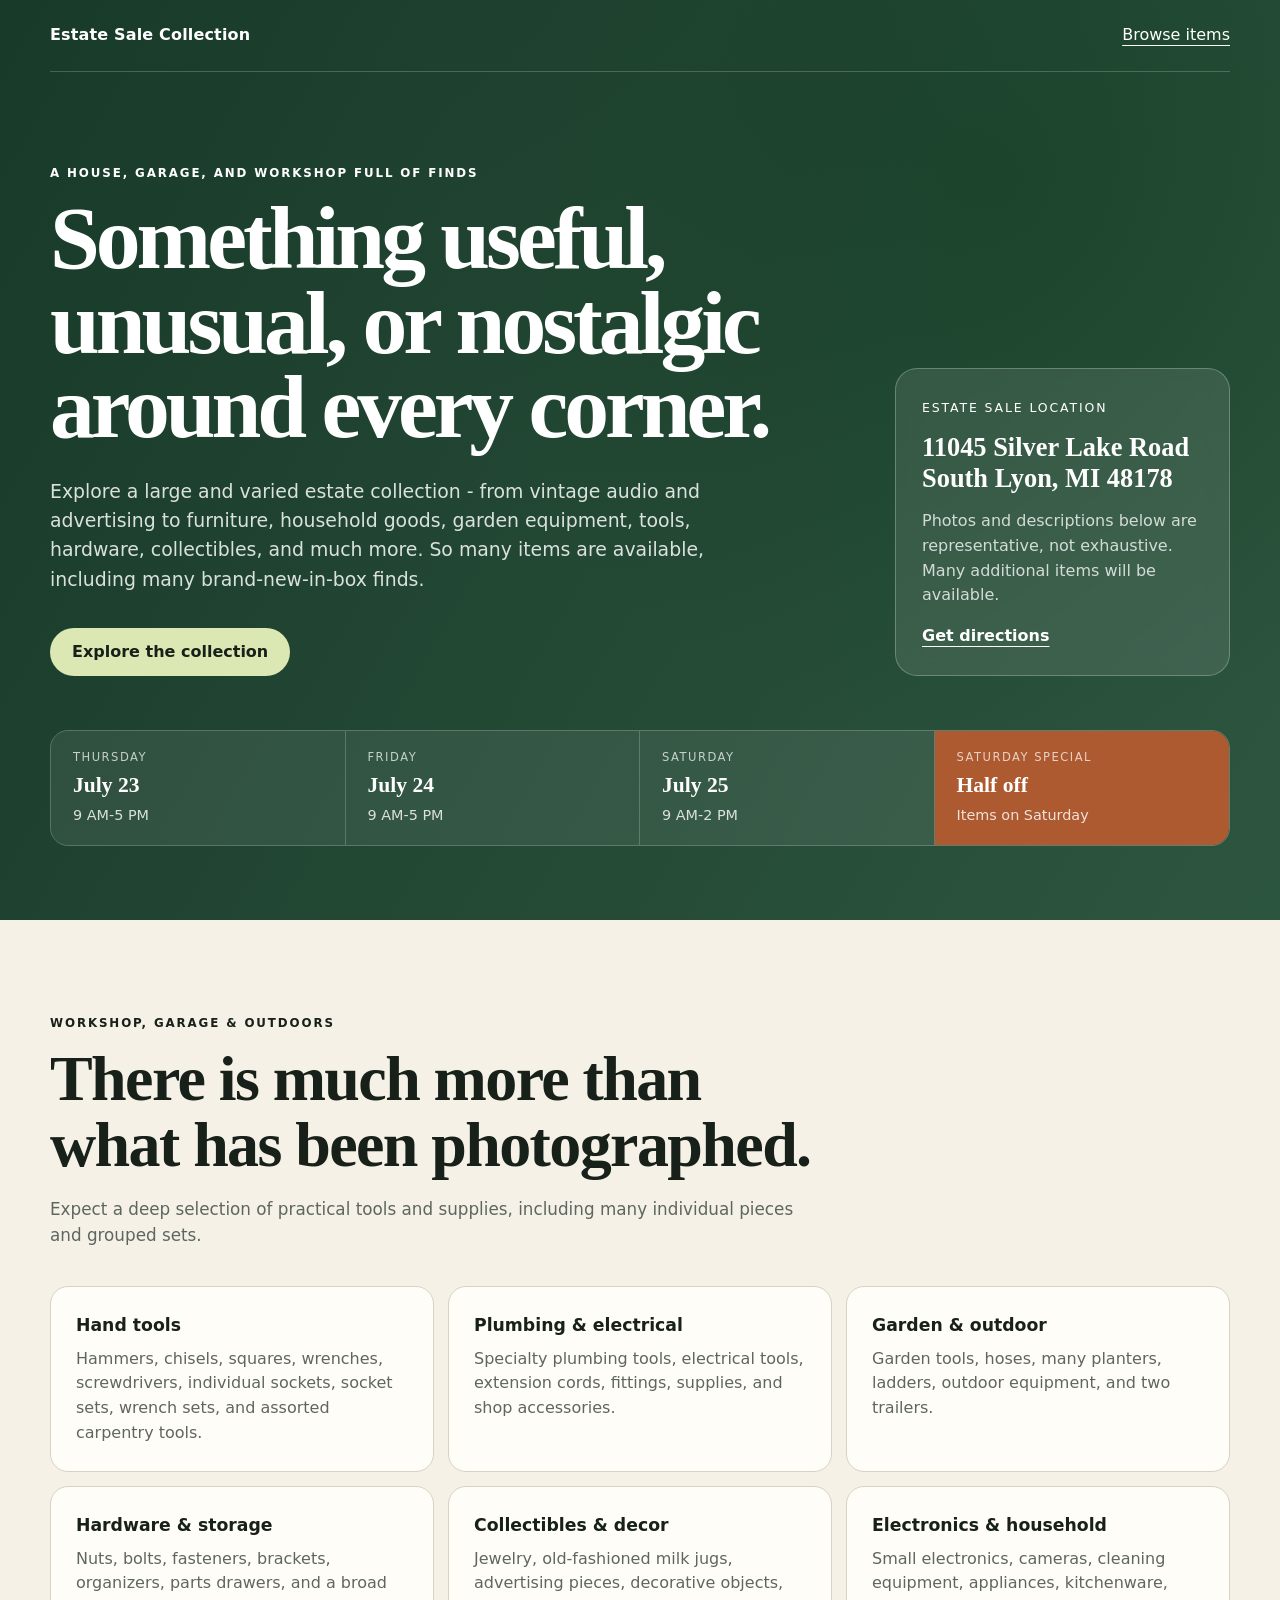
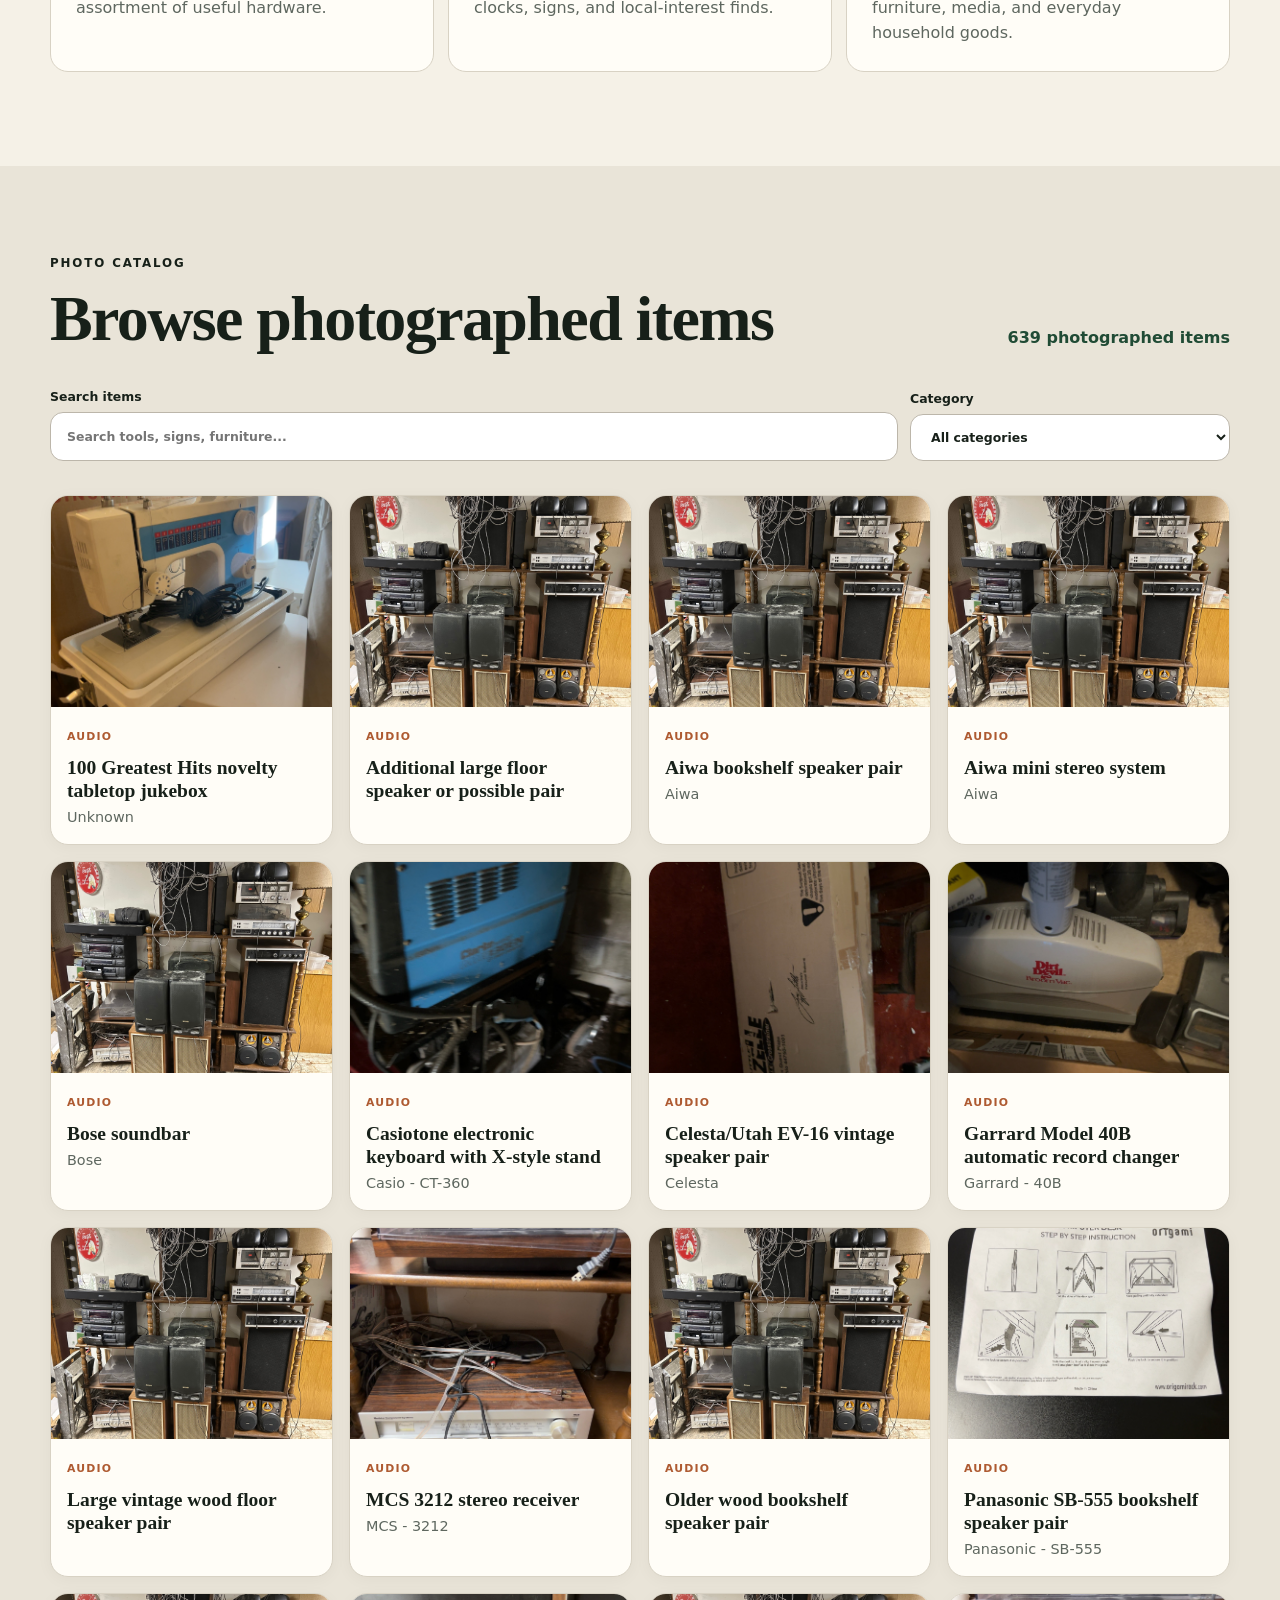
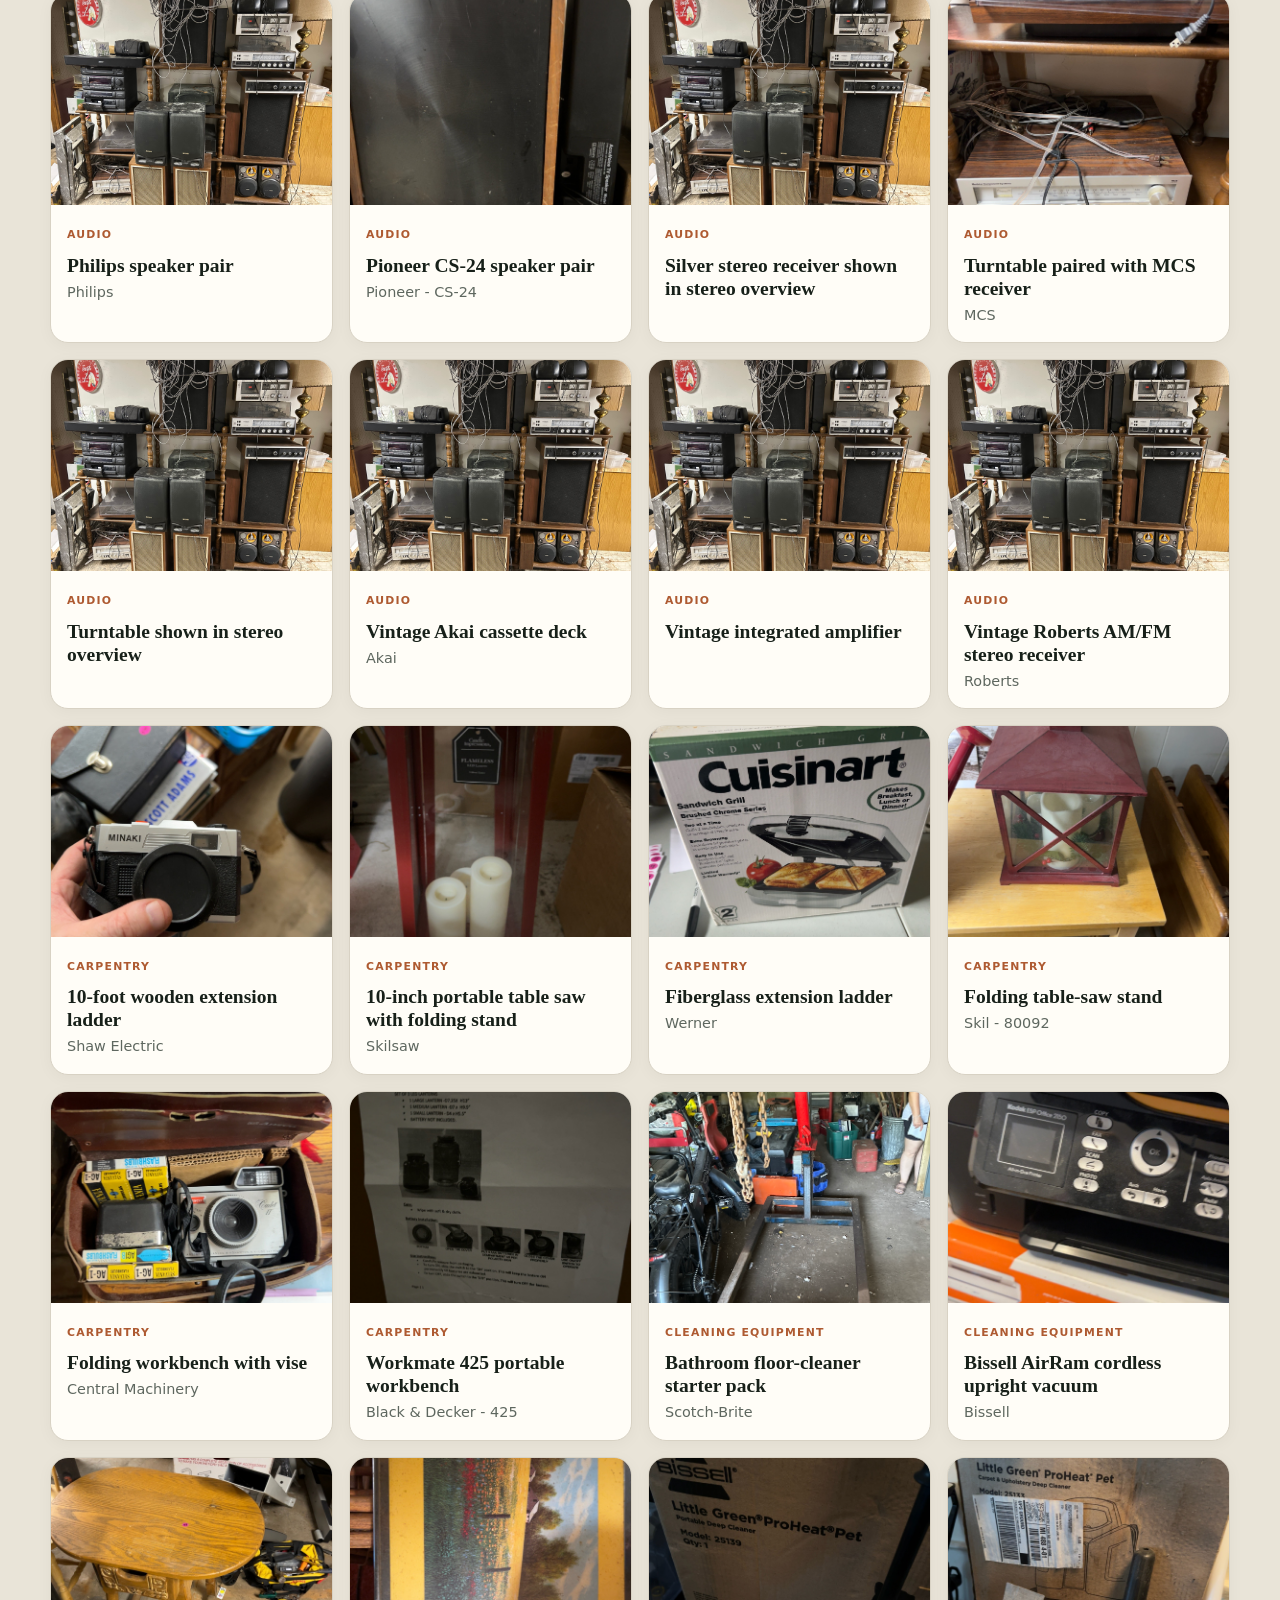
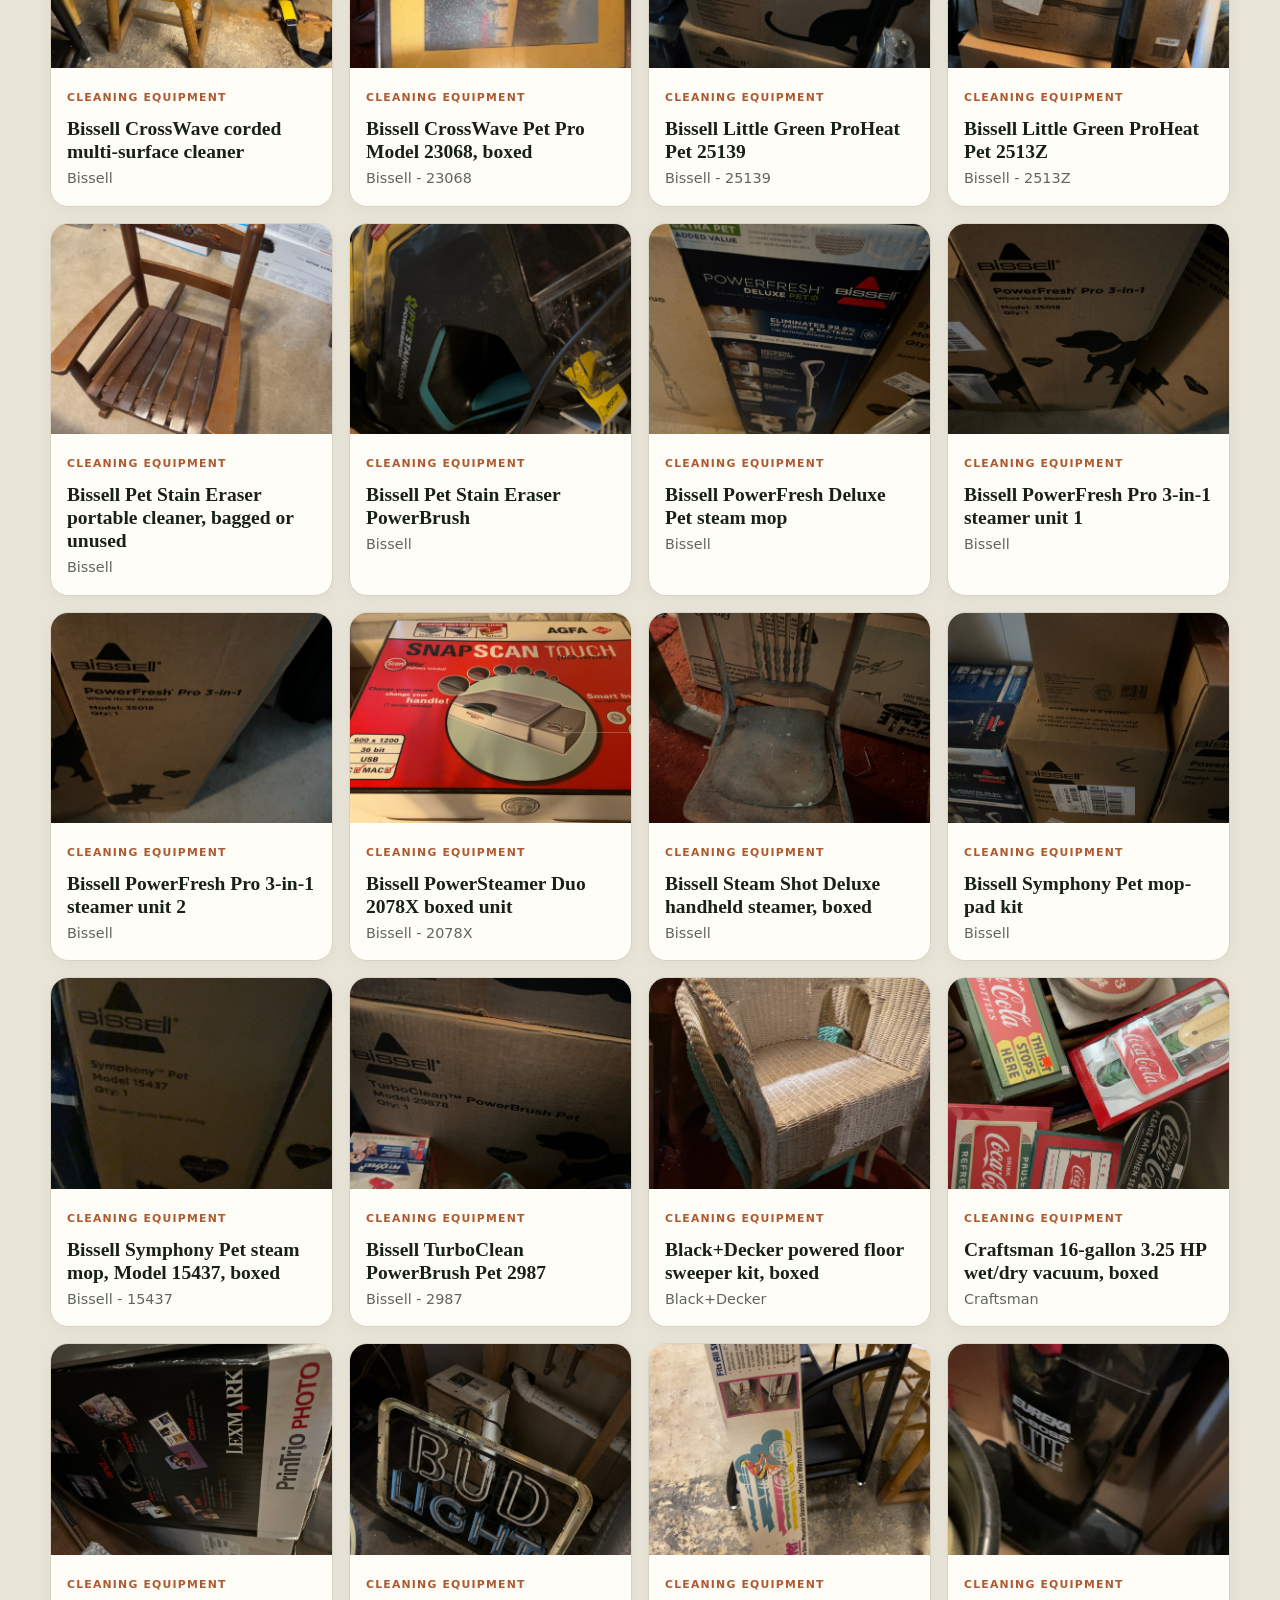
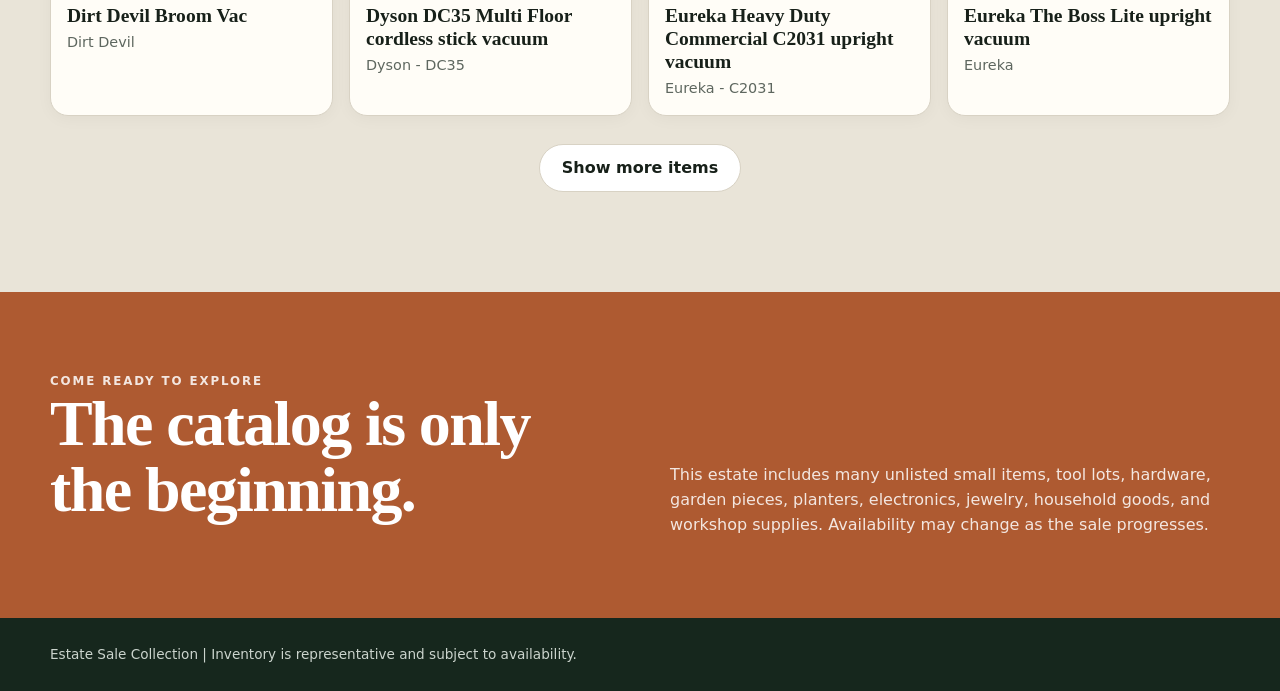
<file: index.html>
<!doctype html>
<html lang="en">
<head>
  <meta charset="utf-8">
  <meta name="viewport" content="width=device-width, initial-scale=1">
  <meta name="description" content="Estate sale July 23-25 at 11045 Silver Lake Road, South Lyon. Browse tools, vintage audio, furniture, garden equipment, household goods, collectibles, and much more.">
  <meta property="og:title" content="Estate Sale | July 23-25 | South Lyon">
  <meta property="og:description" content="Thursday and Friday 9-5, Saturday 9-2. Half off Saturday. Many items are brand new in box. Browse the photo catalog.">
  <title>Estate Sale | July 23-25 | South Lyon</title>
  <link rel="stylesheet" href="styles.css">
</head>
<body>
  <header class="hero">
    <nav class="nav shell">
      <a class="brand" href="#top">Estate Sale Collection</a>
      <a class="nav-link" href="#browse">Browse items</a>
    </nav>
    <div class="hero-grid shell" id="top">
      <div>
        <p class="eyebrow">A house, garage, and workshop full of finds</p>
        <h1>Something useful, unusual, or nostalgic around every corner.</h1>
        <p class="hero-copy">Explore a large and varied estate collection - from vintage audio and advertising to furniture, household goods, garden equipment, tools, hardware, collectibles, and much more. So many items are available, including many brand-new-in-box finds.</p>
        <a class="button" href="#browse">Explore the collection</a>
      </div>
      <aside class="hero-note">
        <span>Estate sale location</span>
        <strong>11045 Silver Lake Road<br>South Lyon, MI 48178</strong>
        <p>Photos and descriptions below are representative, not exhaustive. Many additional items will be available.</p>
        <a class="directions-link" href="https://www.google.com/maps/search/?api=1&amp;query=11045%20Silver%20Lake%20Road%2C%20South%20Lyon%2C%20MI%2048178" target="_blank" rel="noopener">Get directions</a>
      </aside>
    </div>
    <section class="schedule shell" aria-label="Estate sale hours">
      <div><span>Thursday</span><strong>July 23</strong><em>9 AM-5 PM</em></div>
      <div><span>Friday</span><strong>July 24</strong><em>9 AM-5 PM</em></div>
      <div><span>Saturday</span><strong>July 25</strong><em>9 AM-2 PM</em></div>
      <div class="half-off"><span>Saturday special</span><strong>Half off</strong><em>Items on Saturday</em></div>
    </section>
  </header>

  <main>
    <section class="section shell">
      <div class="section-heading">
        <p class="eyebrow">Workshop, garage & outdoors</p>
        <h2>There is much more than what has been photographed.</h2>
        <p>Expect a deep selection of practical tools and supplies, including many individual pieces and grouped sets.</p>
      </div>
      <div class="collection-grid">
        <article><h3>Hand tools</h3><p>Hammers, chisels, squares, wrenches, screwdrivers, individual sockets, socket sets, wrench sets, and assorted carpentry tools.</p></article>
        <article><h3>Plumbing & electrical</h3><p>Specialty plumbing tools, electrical tools, extension cords, fittings, supplies, and shop accessories.</p></article>
        <article><h3>Garden & outdoor</h3><p>Garden tools, hoses, many planters, ladders, outdoor equipment, and two trailers.</p></article>
        <article><h3>Hardware & storage</h3><p>Nuts, bolts, fasteners, brackets, organizers, parts drawers, and a broad assortment of useful hardware.</p></article>
        <article><h3>Collectibles & decor</h3><p>Jewelry, old-fashioned milk jugs, advertising pieces, decorative objects, clocks, signs, and local-interest finds.</p></article>
        <article><h3>Electronics & household</h3><p>Small electronics, cameras, cleaning equipment, appliances, kitchenware, furniture, media, and everyday household goods.</p></article>
      </div>
    </section>

    <section class="catalog-section" id="browse">
      <div class="shell">
        <div class="catalog-head">
          <div>
            <p class="eyebrow">Photo catalog</p>
            <h2>Browse photographed items</h2>
          </div>
          <p class="result-count" id="resultCount" aria-live="polite"></p>
        </div>
        <div class="controls">
          <label class="search">
            <span>Search items</span>
            <input id="searchInput" type="search" placeholder="Search tools, signs, furniture..." autocomplete="off">
          </label>
          <label class="category-filter">
            <span>Category</span>
            <select id="categorySelect" aria-label="Filter by category"></select>
          </label>
        </div>
        <div class="item-grid" id="itemGrid"></div>
        <button class="button secondary load-more" id="loadMore" type="button">Show more items</button>
      </div>
    </section>

    <section class="closing">
      <div class="shell closing-inner">
        <div>
          <p class="eyebrow">Come ready to explore</p>
          <h2>The catalog is only the beginning.</h2>
        </div>
        <p>This estate includes many unlisted small items, tool lots, hardware, garden pieces, planters, electronics, jewelry, household goods, and workshop supplies. Availability may change as the sale progresses.</p>
      </div>
    </section>
  </main>

  <dialog id="photoDialog">
    <button class="dialog-close" type="button" aria-label="Close photo">X</button>
    <img alt="" id="dialogImage">
    <p id="dialogCaption"></p>
  </dialog>

  <footer><div class="shell">Estate Sale Collection | Inventory is representative and subject to availability.</div></footer>
  <script src="data/public-items.js"></script>
  <script src="app.js"></script>
</body>
</html>
</file>
<file: styles.css>
:root{--ink:#172019;--muted:#5e675f;--paper:#f5f1e7;--cream:#fffdf7;--green:#204b35;--lime:#dce8b4;--rust:#ae5a31;--line:#d8d2c4;--shadow:0 16px 50px rgba(30,40,31,.11);font-family:Inter,ui-sans-serif,system-ui,-apple-system,BlinkMacSystemFont,"Segoe UI",sans-serif;color:var(--ink);background:var(--paper)}
*{box-sizing:border-box}html{scroll-behavior:smooth}body{margin:0;line-height:1.55}img{display:block;max-width:100%}button,input,select{font:inherit}.shell{width:min(1180px,calc(100% - 32px));margin:auto}.hero{color:white;background:linear-gradient(120deg,rgba(17,52,35,.97),rgba(25,70,46,.91)),radial-gradient(circle at 78% 20%,#71854f,transparent 45%);padding-bottom:74px}.nav{height:72px;display:flex;align-items:center;justify-content:space-between;border-bottom:1px solid rgba(255,255,255,.2)}.brand{font-weight:800;color:white;text-decoration:none;letter-spacing:.01em}.nav-link{color:white;text-underline-offset:5px}.hero-grid{display:grid;grid-template-columns:minmax(0,1.5fr) minmax(280px,.65fr);gap:72px;align-items:end;padding-top:92px}.eyebrow{text-transform:uppercase;letter-spacing:.16em;font-weight:800;font-size:.74rem;margin:0 0 14px}.hero h1{font-family:Georgia,serif;font-size:clamp(3rem,7vw,6.4rem);line-height:.94;max-width:900px;margin:0;letter-spacing:-.045em}.hero-copy{font-size:1.18rem;max-width:720px;color:rgba(255,255,255,.84);margin:28px 0 34px}.button{display:inline-flex;align-items:center;justify-content:center;min-height:48px;padding:0 22px;border:0;border-radius:999px;background:var(--lime);color:var(--ink);font-weight:800;text-decoration:none;cursor:pointer}.button.secondary{background:white;border:1px solid var(--line)}.hero-note{background:rgba(255,255,255,.1);border:1px solid rgba(255,255,255,.25);padding:26px;border-radius:22px;backdrop-filter:blur(10px)}.hero-note span{font-size:.78rem;text-transform:uppercase;letter-spacing:.15em}.hero-note strong{display:block;font-family:Georgia,serif;font-size:1.65rem;line-height:1.15;margin:12px 0}.hero-note p{color:rgba(255,255,255,.78);margin-bottom:0}.section{padding:94px 0}.section-heading{max-width:780px;margin-bottom:38px}.section h2,.catalog-section h2,.closing h2{font-family:Georgia,serif;font-size:clamp(2.2rem,5vw,4rem);line-height:1.04;margin:0 0 14px;letter-spacing:-.025em}.section-heading>p:last-child{color:var(--muted);font-size:1.05rem}.collection-grid{display:grid;grid-template-columns:repeat(3,1fr);gap:14px}.collection-grid article{background:var(--cream);border:1px solid var(--line);border-radius:18px;padding:25px}.collection-grid h3{margin:0 0 8px;font-size:1.08rem}.collection-grid p{margin:0;color:var(--muted)}.catalog-section{background:#e9e4d8;padding:88px 0 100px}.catalog-head{display:flex;justify-content:space-between;align-items:end;gap:20px}.result-count{font-weight:800;color:var(--green)}.controls{position:sticky;z-index:10;top:0;background:rgba(233,228,216,.95);backdrop-filter:blur(12px);padding:20px 0 18px;margin-bottom:16px}.search input,.staff-actions input,.staff-actions select,.login-card input{width:100%;border:1px solid #bcb6aa;background:white;border-radius:13px;padding:14px 16px;color:var(--ink)}.search{display:block;max-width:540px}.chips{display:flex;gap:8px;overflow:auto;padding-top:13px;scrollbar-width:thin}.chip{white-space:nowrap;border:1px solid #bab4a9;border-radius:999px;background:transparent;padding:8px 13px;cursor:pointer}.chip.active{background:var(--green);color:white;border-color:var(--green)}.item-grid{display:grid;grid-template-columns:repeat(4,1fr);gap:16px}.item-card{background:var(--cream);border:1px solid var(--line);border-radius:18px;overflow:hidden;box-shadow:0 3px 16px rgba(28,36,29,.04)}.item-photo{width:100%;aspect-ratio:4/3;object-fit:cover;background:#d9d4ca;cursor:zoom-in}.photo-placeholder{display:grid;place-items:center;aspect-ratio:4/3;background:linear-gradient(135deg,#ddd7ca,#c8c0af);color:#6c6a64;font-weight:700;text-align:center;padding:20px}.item-content{padding:16px}.item-category{color:var(--rust);text-transform:uppercase;letter-spacing:.11em;font-size:.68rem;font-weight:800}.item-card h3{font-family:Georgia,serif;font-size:1.22rem;line-height:1.18;margin:8px 0 4px}.item-brand{color:var(--muted);margin:0;font-size:.9rem}.load-more{display:flex;margin:28px auto 0}.closing{background:var(--rust);color:white;padding:80px 0}.closing-inner{display:grid;grid-template-columns:1fr 1fr;gap:60px;align-items:end}.closing p{margin:0;color:rgba(255,255,255,.85)}footer{background:#16271d;color:#cbd4cd;padding:26px 0;font-size:.85rem}dialog{border:0;border-radius:18px;padding:16px;background:#111;color:white;max-width:min(92vw,1100px);box-shadow:var(--shadow)}dialog::backdrop{background:rgba(4,8,5,.82)}dialog img{max-height:78vh;margin:auto;border-radius:9px}.dialog-close{position:absolute;right:22px;top:18px;border:0;border-radius:99px;background:white;width:38px;height:38px;font-size:1.5rem;cursor:pointer}.dialog-close+img{}#dialogCaption{text-align:center;margin:12px 0 2px}.sr-only{position:absolute;width:1px;height:1px;padding:0;margin:-1px;overflow:hidden;clip:rect(0,0,0,0);white-space:nowrap;border:0}
.staff-body{background:#ece8dd;min-height:100vh}.staff-shell{width:min(960px,calc(100% - 24px));margin:auto;padding:30px 0 70px}.login-card{max-width:520px;margin:12vh auto;background:white;border:1px solid var(--line);border-radius:24px;padding:34px;box-shadow:var(--shadow)}.login-card h1,.staff-header h1{font-family:Georgia,serif;font-size:2.4rem;line-height:1;margin:0 0 16px}.login-card label{display:grid;gap:7px;font-weight:700;margin:25px 0 14px}.form-error{color:#a42d22;min-height:1.5em}.staff-header{display:flex;justify-content:space-between;align-items:center;margin-bottom:24px}.text-button{border:0;background:transparent;text-decoration:underline;cursor:pointer}.stats{display:grid;grid-template-columns:repeat(4,1fr);gap:10px;margin-bottom:16px}.stat{background:white;border:1px solid var(--line);border-radius:16px;padding:17px}.stat strong{display:block;font-size:1.55rem}.stat span{font-size:.8rem;color:var(--muted)}.staff-actions{display:grid;grid-template-columns:2fr 1fr 1fr;gap:10px}.staff-tools{display:flex;gap:8px;flex-wrap:wrap;margin:12px 0}.file-button input{display:none}.device-note{font-size:.84rem;color:var(--muted)}.staff-list{display:grid;gap:8px;margin-top:18px}.staff-item{display:grid;grid-template-columns:70px minmax(0,1fr) auto auto;gap:14px;align-items:center;background:white;border:1px solid var(--line);border-radius:16px;padding:10px}.staff-item.sold{opacity:.55}.staff-item img{width:70px;height:58px;object-fit:cover;border-radius:10px;background:#ddd}.staff-item h3{font-size:1rem;margin:0 0 3px}.staff-meta{font-size:.78rem;color:var(--muted)}.staff-price{font-weight:900;font-size:1.05rem}.sold-toggle{border:1px solid var(--green);background:white;color:var(--green);border-radius:999px;padding:8px 11px;cursor:pointer;font-weight:800}.sold .sold-toggle{background:var(--green);color:white}
.hero-note p{margin-bottom:16px}.directions-link{display:inline-block;color:white;font-weight:800;text-underline-offset:5px}.schedule{display:grid;grid-template-columns:repeat(4,1fr);margin-top:54px;border:1px solid rgba(255,255,255,.26);border-radius:18px;overflow:hidden}.schedule>div{display:grid;gap:2px;padding:18px 22px;background:rgba(255,255,255,.08);border-right:1px solid rgba(255,255,255,.2)}.schedule>div:last-child{border-right:0}.schedule span{font-size:.72rem;text-transform:uppercase;letter-spacing:.13em;color:rgba(255,255,255,.72)}.schedule strong{font-family:Georgia,serif;font-size:1.35rem}.schedule em{font-style:normal;font-size:.9rem;color:rgba(255,255,255,.82)}.schedule .half-off{background:var(--rust)}
@media(max-width:900px){.hero-grid{grid-template-columns:1fr;padding-top:64px}.hero-note{max-width:560px}.schedule{grid-template-columns:repeat(2,1fr)}.schedule>div:nth-child(2){border-right:0}.schedule>div:nth-child(-n+2){border-bottom:1px solid rgba(255,255,255,.2)}.collection-grid{grid-template-columns:repeat(2,1fr)}.item-grid{grid-template-columns:repeat(3,1fr)}.closing-inner{grid-template-columns:1fr}.stats{grid-template-columns:repeat(2,1fr)}}@media(max-width:640px){.hero{padding-bottom:48px}.nav{height:60px}.hero-grid{gap:36px}.hero h1{font-size:3.25rem}.schedule{grid-template-columns:1fr}.schedule>div{border-right:0;border-bottom:1px solid rgba(255,255,255,.2)}.schedule>div:last-child{border-bottom:0}.section,.catalog-section{padding:62px 0}.collection-grid{grid-template-columns:1fr}.catalog-head{align-items:start;flex-direction:column}.controls{margin-inline:-16px;padding-inline:16px}.item-grid{grid-template-columns:repeat(2,1fr);gap:10px}.item-content{padding:12px}.item-card h3{font-size:1.04rem}.staff-actions{grid-template-columns:1fr}.staff-item{grid-template-columns:58px minmax(0,1fr) auto}.staff-item img{width:58px;height:54px}.staff-price{grid-column:2}.sold-toggle{grid-column:3;grid-row:1/3}.closing{padding:60px 0}}@media print{.staff-actions,.staff-tools,.device-note,.sold-toggle,.text-button{display:none!important}.staff-body{background:white}.staff-item{break-inside:avoid}}

/* Compact category control: avoids a long horizontal scrollbar on phones. */
.controls{display:grid;grid-template-columns:minmax(0,1fr) minmax(220px,320px);gap:12px;align-items:end}
.search,.category-filter{display:grid;gap:6px;max-width:none;font-size:.78rem;font-weight:800}
.search input,.category-filter select{width:100%;border:1px solid #bcb6aa;background:white;border-radius:13px;padding:14px 16px;color:var(--ink)}
@media(max-width:640px){.controls{grid-template-columns:1fr}}
</file>
